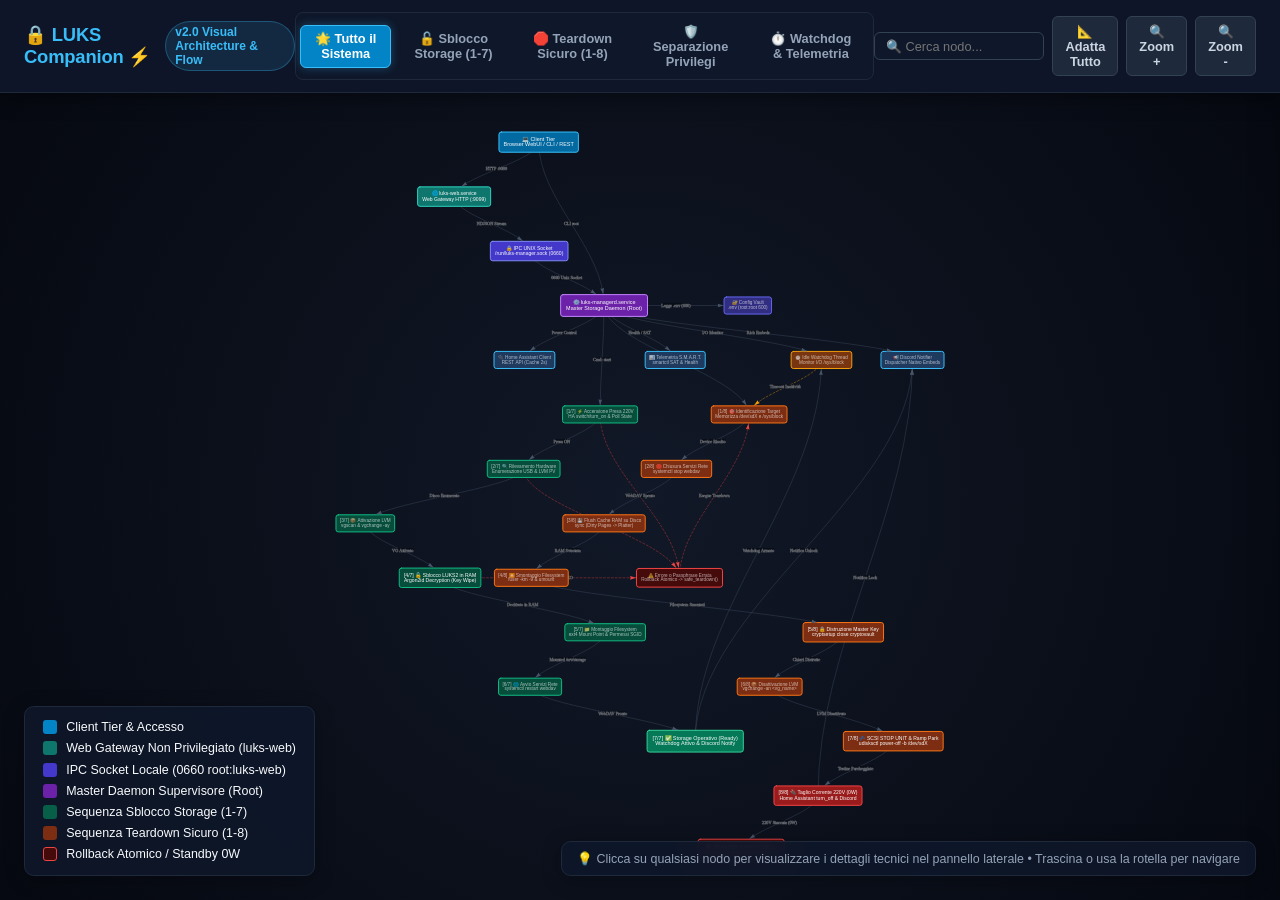
<file: docs/flowchart/index.html>
<!DOCTYPE html>
<html lang="it">
<head>
  <meta charset="UTF-8">
  <meta name="viewport" content="width=device-width, initial-scale=1.0">
  <title>LUKS Companion - Architettura & Flussi Operativi</title>
  <script type="text/javascript" src="vis-network.min.js"></script>
  <style>
    * { box-sizing: border-box; margin: 0; padding: 0; }
    body {
      background: #090d16;
      color: #f8fafc;
      font-family: -apple-system, BlinkMacSystemFont, "Segoe UI", Roboto, Helvetica, Arial, sans-serif;
      overflow: hidden;
      width: 100vw;
      height: 100vh;
      display: flex;
      flex-direction: column;
    }
    header {
      background: rgba(15, 23, 42, 0.95);
      backdrop-filter: blur(12px);
      border-bottom: 1px solid #1e293b;
      padding: 0.75rem 1.5rem;
      display: flex;
      justify-content: space-between;
      align-items: center;
      z-index: 100;
      box-shadow: 0 4px 20px rgba(0,0,0,0.4);
    }
    .brand {
      display: flex;
      align-items: center;
      gap: 0.75rem;
    }
    .brand h1 {
      font-size: 1.15rem;
      font-weight: 700;
      color: #38bdf8;
      letter-spacing: -0.01em;
      display: flex;
      align-items: center;
      gap: 0.5rem;
    }
    .brand span.badge {
      font-size: 0.75rem;
      background: rgba(56, 189, 248, 0.12);
      color: #38bdf8;
      border: 1px solid rgba(56, 189, 248, 0.3);
      padding: 0.2rem 0.6rem;
      border-radius: 9999px;
      font-weight: 600;
    }
    .filters {
      display: flex;
      align-items: center;
      gap: 0.4rem;
      background: #0f172a;
      padding: 0.25rem;
      border-radius: 0.5rem;
      border: 1px solid #1e293b;
    }
    .filter-btn {
      background: transparent;
      border: 1px solid transparent;
      color: #94a3b8;
      padding: 0.35rem 0.75rem;
      border-radius: 0.375rem;
      font-size: 0.8rem;
      font-weight: 600;
      cursor: pointer;
      transition: all 0.15s ease;
    }
    .filter-btn:hover {
      color: #f1f5f9;
      background: #1e293b;
    }
    .filter-btn.active {
      background: #0284c7;
      color: #ffffff;
      border-color: #38bdf8;
      box-shadow: 0 0 10px rgba(56, 189, 248, 0.3);
    }
    .controls {
      display: flex;
      align-items: center;
      gap: 0.5rem;
    }
    .ctrl-btn {
      background: #1e293b;
      color: #cbd5e1;
      border: 1px solid #334155;
      padding: 0.4rem 0.75rem;
      border-radius: 0.375rem;
      font-size: 0.8rem;
      font-weight: 600;
      cursor: pointer;
      transition: all 0.15s ease;
    }
    .ctrl-btn:hover {
      background: #334155;
      border-color: #38bdf8;
      color: #38bdf8;
    }
    #mainLayout {
      flex: 1;
      position: relative;
      display: flex;
      width: 100%;
      height: 100%;
      overflow: hidden;
    }
    #network {
      flex: 1;
      width: 100%;
      height: 100%;
      background: radial-gradient(circle at center, #111827 0%, #060911 100%);
    }
    /* Side Drawer */
    #sidebar {
      width: 420px;
      background: rgba(15, 23, 42, 0.95);
      backdrop-filter: blur(16px);
      border-left: 1px solid #1e293b;
      height: 100%;
      display: flex;
      flex-direction: column;
      position: absolute;
      right: -440px;
      top: 0;
      transition: right 0.25s cubic-bezier(0.16, 1, 0.3, 1);
      z-index: 90;
      box-shadow: -8px 0 30px rgba(0,0,0,0.5);
    }
    #sidebar.open {
      right: 0;
    }
    .sidebar-header {
      padding: 1.25rem 1.5rem;
      border-bottom: 1px solid #1e293b;
      display: flex;
      justify-content: space-between;
      align-items: flex-start;
      gap: 1rem;
    }
    .sidebar-header h2 {
      font-size: 1.1rem;
      font-weight: 700;
      color: #f1f5f9;
      line-height: 1.3;
    }
    .close-btn {
      background: transparent;
      border: none;
      color: #94a3b8;
      font-size: 1.25rem;
      cursor: pointer;
      padding: 0.2rem;
      line-height: 1;
    }
    .close-btn:hover {
      color: #f87171;
    }
    .sidebar-body {
      padding: 1.5rem;
      overflow-y: auto;
      flex: 1;
      display: flex;
      flex-direction: column;
      gap: 1.25rem;
    }
    .meta-group {
      display: flex;
      flex-direction: column;
      gap: 0.4rem;
    }
    .meta-label {
      font-size: 0.72rem;
      text-transform: uppercase;
      letter-spacing: 0.05em;
      color: #64748b;
      font-weight: 700;
    }
    .meta-value {
      font-size: 0.88rem;
      color: #e2e8f0;
      line-height: 1.5;
    }
    .tag-badge {
      display: inline-flex;
      align-items: center;
      padding: 0.25rem 0.6rem;
      border-radius: 0.25rem;
      font-size: 0.78rem;
      font-weight: 600;
      width: fit-content;
    }
    .tag-root { background: rgba(239, 68, 68, 0.15); color: #f87171; border: 1px solid rgba(239, 68, 68, 0.3); }
    .tag-unpriv { background: rgba(45, 212, 191, 0.15); color: #2dd4bf; border: 1px solid rgba(45, 212, 191, 0.3); }
    .tag-ipc { background: rgba(129, 140, 248, 0.15); color: #818cf8; border: 1px solid rgba(129, 140, 248, 0.3); }
    .tag-aux { background: rgba(56, 189, 248, 0.15); color: #38bdf8; border: 1px solid rgba(56, 189, 248, 0.3); }
    .tag-start { background: rgba(16, 185, 129, 0.15); color: #34d399; border: 1px solid rgba(16, 185, 129, 0.3); }
    .tag-stop { background: rgba(249, 115, 22, 0.15); color: #fb923c; border: 1px solid rgba(249, 115, 22, 0.3); }
    .code-box {
      background: #020617;
      border: 1px solid #1e293b;
      border-radius: 0.375rem;
      padding: 0.65rem 0.85rem;
      font-family: ui-monospace, SFMono-Regular, Menlo, Monaco, Consolas, monospace;
      font-size: 0.8rem;
      color: #38bdf8;
      word-break: break-all;
    }
    .legend {
      position: absolute;
      bottom: 1.5rem;
      left: 1.5rem;
      background: rgba(15, 23, 42, 0.92);
      backdrop-filter: blur(10px);
      border: 1px solid #1e293b;
      border-radius: 0.6rem;
      padding: 0.85rem 1.15rem;
      font-size: 0.78rem;
      display: flex;
      flex-direction: column;
      gap: 0.45rem;
      z-index: 50;
      box-shadow: 0 4px 20px rgba(0,0,0,0.3);
      pointer-events: none;
    }
    .legend-item {
      display: flex;
      align-items: center;
      gap: 0.55rem;
    }
    .legend-box {
      width: 14px;
      height: 14px;
      border-radius: 3px;
    }
    .hint {
      position: absolute;
      bottom: 1.5rem;
      right: 1.5rem;
      background: rgba(15, 23, 42, 0.92);
      backdrop-filter: blur(10px);
      border: 1px solid #1e293b;
      border-radius: 0.6rem;
      padding: 0.55rem 0.95rem;
      font-size: 0.78rem;
      color: #94a3b8;
      z-index: 50;
      box-shadow: 0 4px 20px rgba(0,0,0,0.3);
      pointer-events: none;
    }
  </style>
</head>
<body>

  <header>
    <div class="brand">
      <h1>🔒 LUKS Companion ⚡</h1>
      <span class="badge">v2.0 Visual Architecture & Flow</span>
    </div>

    <div class="filters">
      <button class="filter-btn active" onclick="setFilter(this, 'all')">🌟 Tutto il Sistema</button>
      <button class="filter-btn" onclick="setFilter(this, 'start')">🔓 Sblocco Storage (1-7)</button>
      <button class="filter-btn" onclick="setFilter(this, 'stop')">🛑 Teardown Sicuro (1-8)</button>
      <button class="filter-btn" onclick="setFilter(this, 'security')">🛡️ Separazione Privilegi</button>
      <button class="filter-btn" onclick="setFilter(this, 'aux')">⏱️ Watchdog & Telemetria</button>
    </div>

    <div class="controls">
      <input id="nodeSearch" type="text" placeholder="🔍 Cerca nodo..." oninput="searchNode(this.value)" style="background:#0f172a; border:1px solid #334155; color:#f8fafc; padding:0.35rem 0.65rem; border-radius:0.375rem; font-size:0.8rem; width:170px; outline:none;" />
      <button class="ctrl-btn" onclick="network.fit({animation: {duration: 500}})">📐 Adatta Tutto</button>
      <button class="ctrl-btn" onclick="zoomIn()">🔍 Zoom +</button>
      <button class="ctrl-btn" onclick="zoomOut()">🔍 Zoom -</button>
    </div>
  </header>

  <div id="mainLayout">
    <div id="network"></div>

    <div id="sidebar">
      <div class="sidebar-header">
        <div>
          <span id="sideBadge" class="tag-badge">Categoria</span>
          <h2 id="sideTitle" style="margin-top:0.4rem;">Titolo Nodo</h2>
        </div>
        <button class="close-btn" onclick="closeSidebar()">✕</button>
      </div>
      <div class="sidebar-body">
        <div class="meta-group">
          <span class="meta-label">Livello di Privilegio / Utente</span>
          <div id="sidePrivilege" class="meta-value" style="font-weight:600;">root</div>
        </div>
        <div class="meta-group">
          <span class="meta-label">Comando di Sistema / API Eseguita</span>
          <div id="sideCmd" class="code-box">cryptsetup open ...</div>
        </div>
        <div class="meta-group">
          <span class="meta-label">Descrizione Architetturale</span>
          <div id="sideDesc" class="meta-value">Dettaglio...</div>
        </div>
        <div class="meta-group">
          <span class="meta-label">Garanzia di Sicurezza & Resilienza</span>
          <div id="sideSecurity" class="meta-value" style="color:#38bdf8;">Zero footprint...</div>
        </div>
      </div>
    </div>
  </div>

  <div class="legend">
    <div class="legend-item"><div class="legend-box" style="background:#0284c7;"></div><span>Client Tier & Accesso</span></div>
    <div class="legend-item"><div class="legend-box" style="background:#0f766e;"></div><span>Web Gateway Non Privilegiato (luks-web)</span></div>
    <div class="legend-item"><div class="legend-box" style="background:#4338ca;"></div><span>IPC Socket Locale (0660 root:luks-web)</span></div>
    <div class="legend-item"><div class="legend-box" style="background:#6b21a8;"></div><span>Master Daemon Supervisore (Root)</span></div>
    <div class="legend-item"><div class="legend-box" style="background:#065f46;"></div><span>Sequenza Sblocco Storage (1-7)</span></div>
    <div class="legend-item"><div class="legend-box" style="background:#7c2d12;"></div><span>Sequenza Teardown Sicuro (1-8)</span></div>
    <div class="legend-item"><div class="legend-box" style="background:#450a0a; border:1px solid #ef4444;"></div><span>Rollback Atomico / Standby 0W</span></div>
  </div>

  <div class="hint">
    💡 Clicca su qualsiasi nodo per visualizzare i dettagli tecnici nel pannello laterale &bull; Trascina o usa la rotella per navigare
  </div>

  <script src="flowchart.js"></script>
</body>
</html>
</file>
